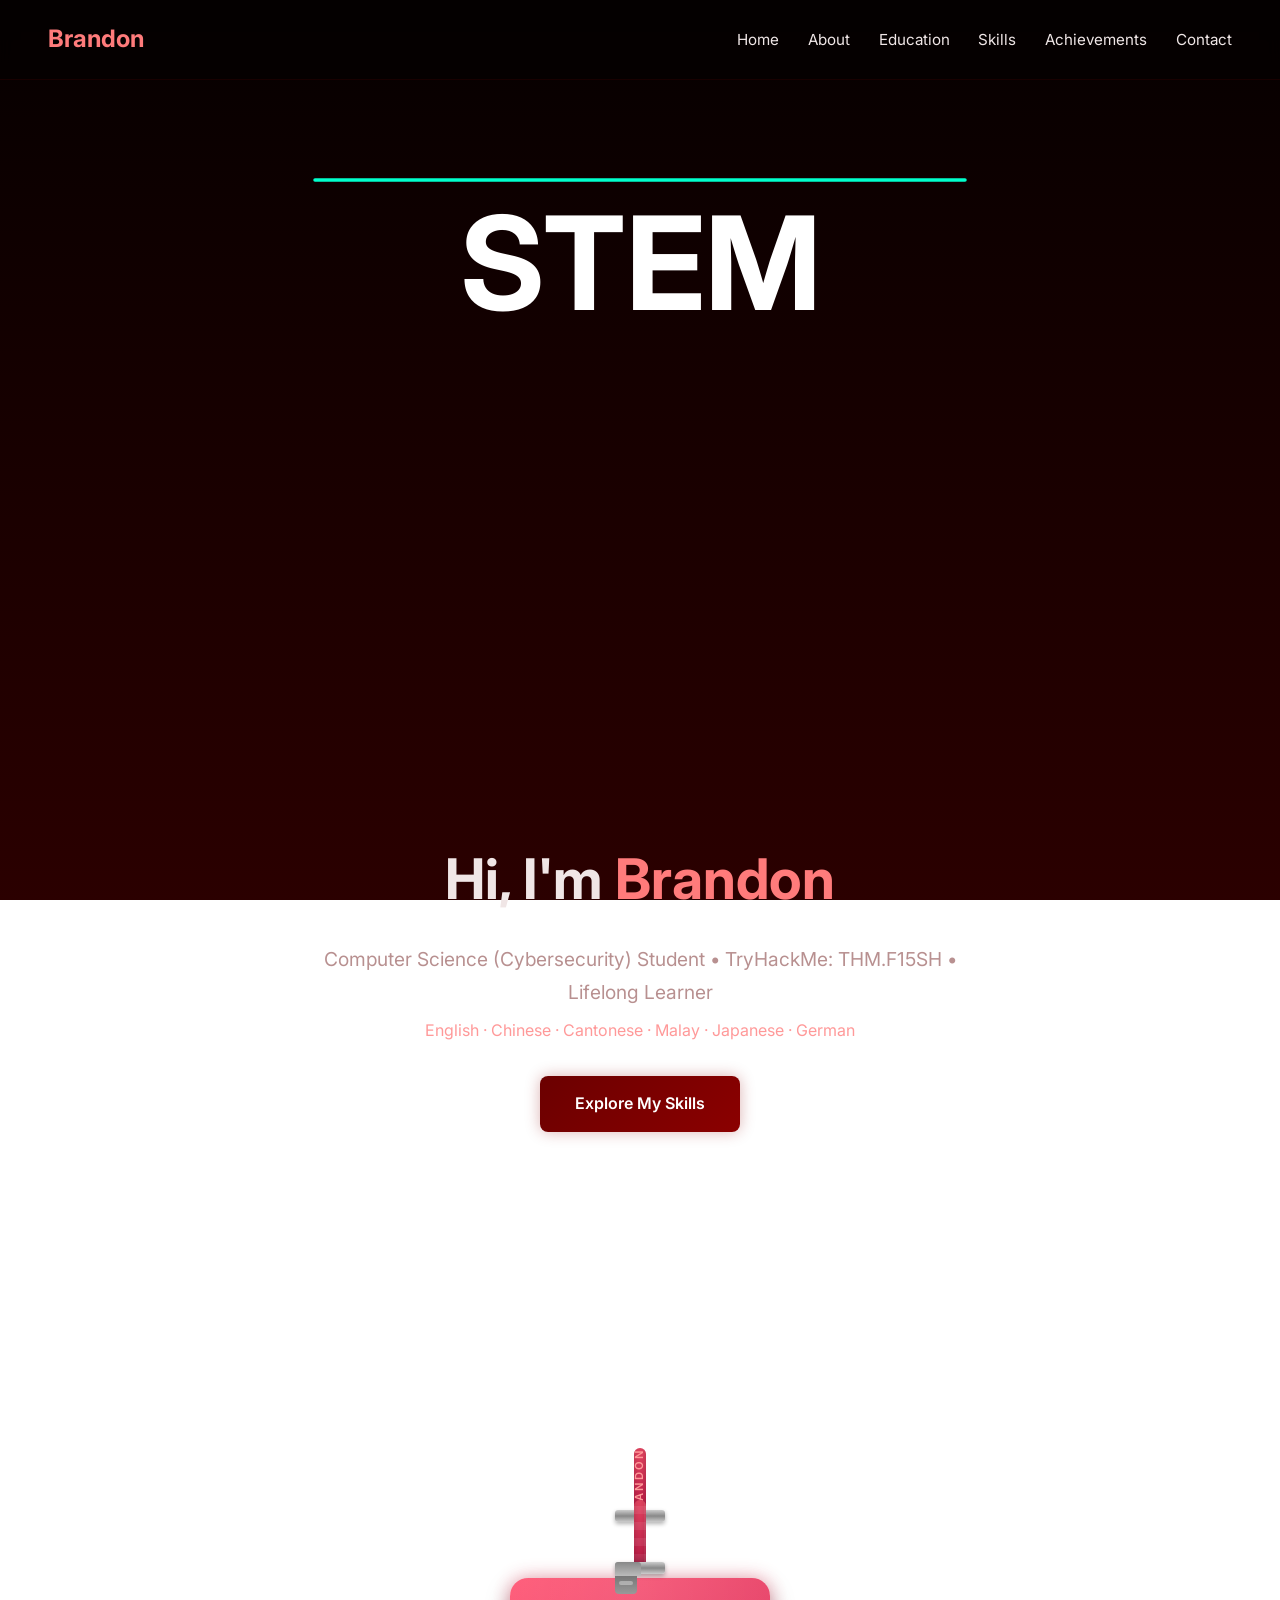
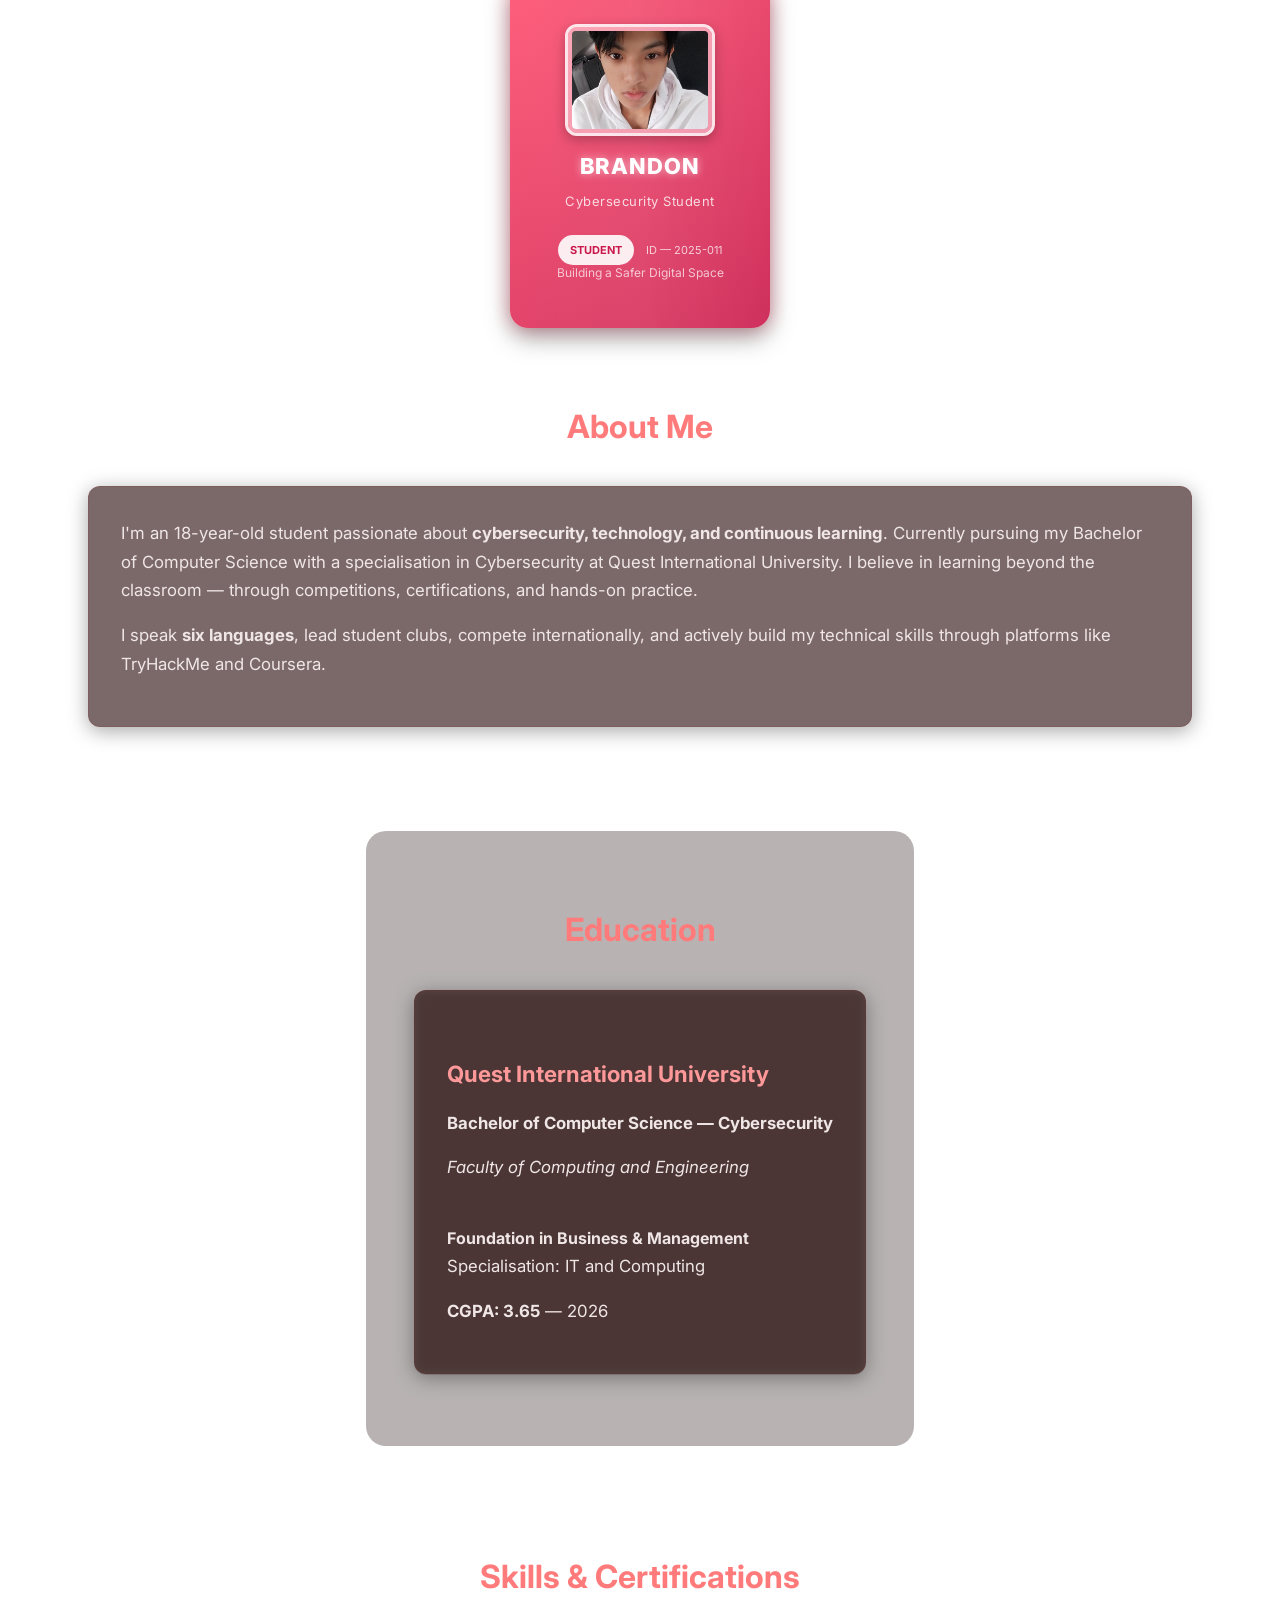
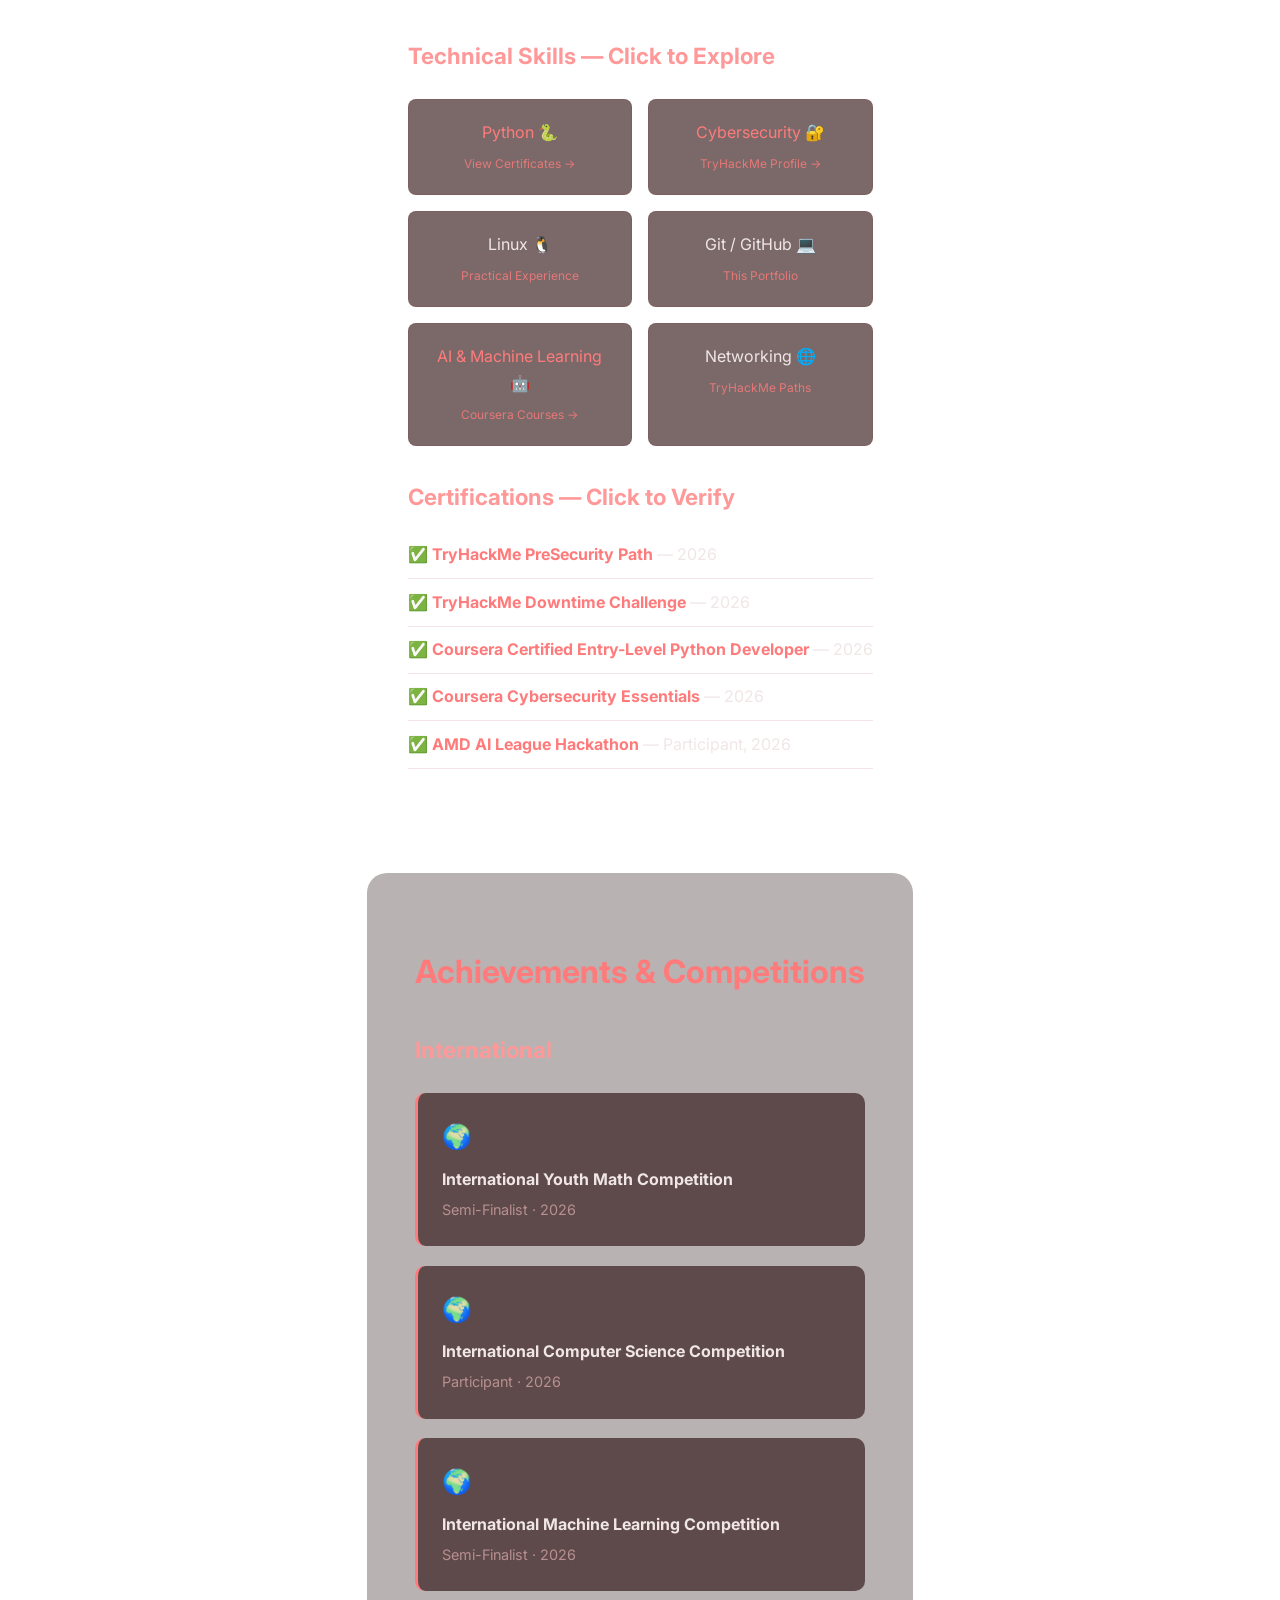
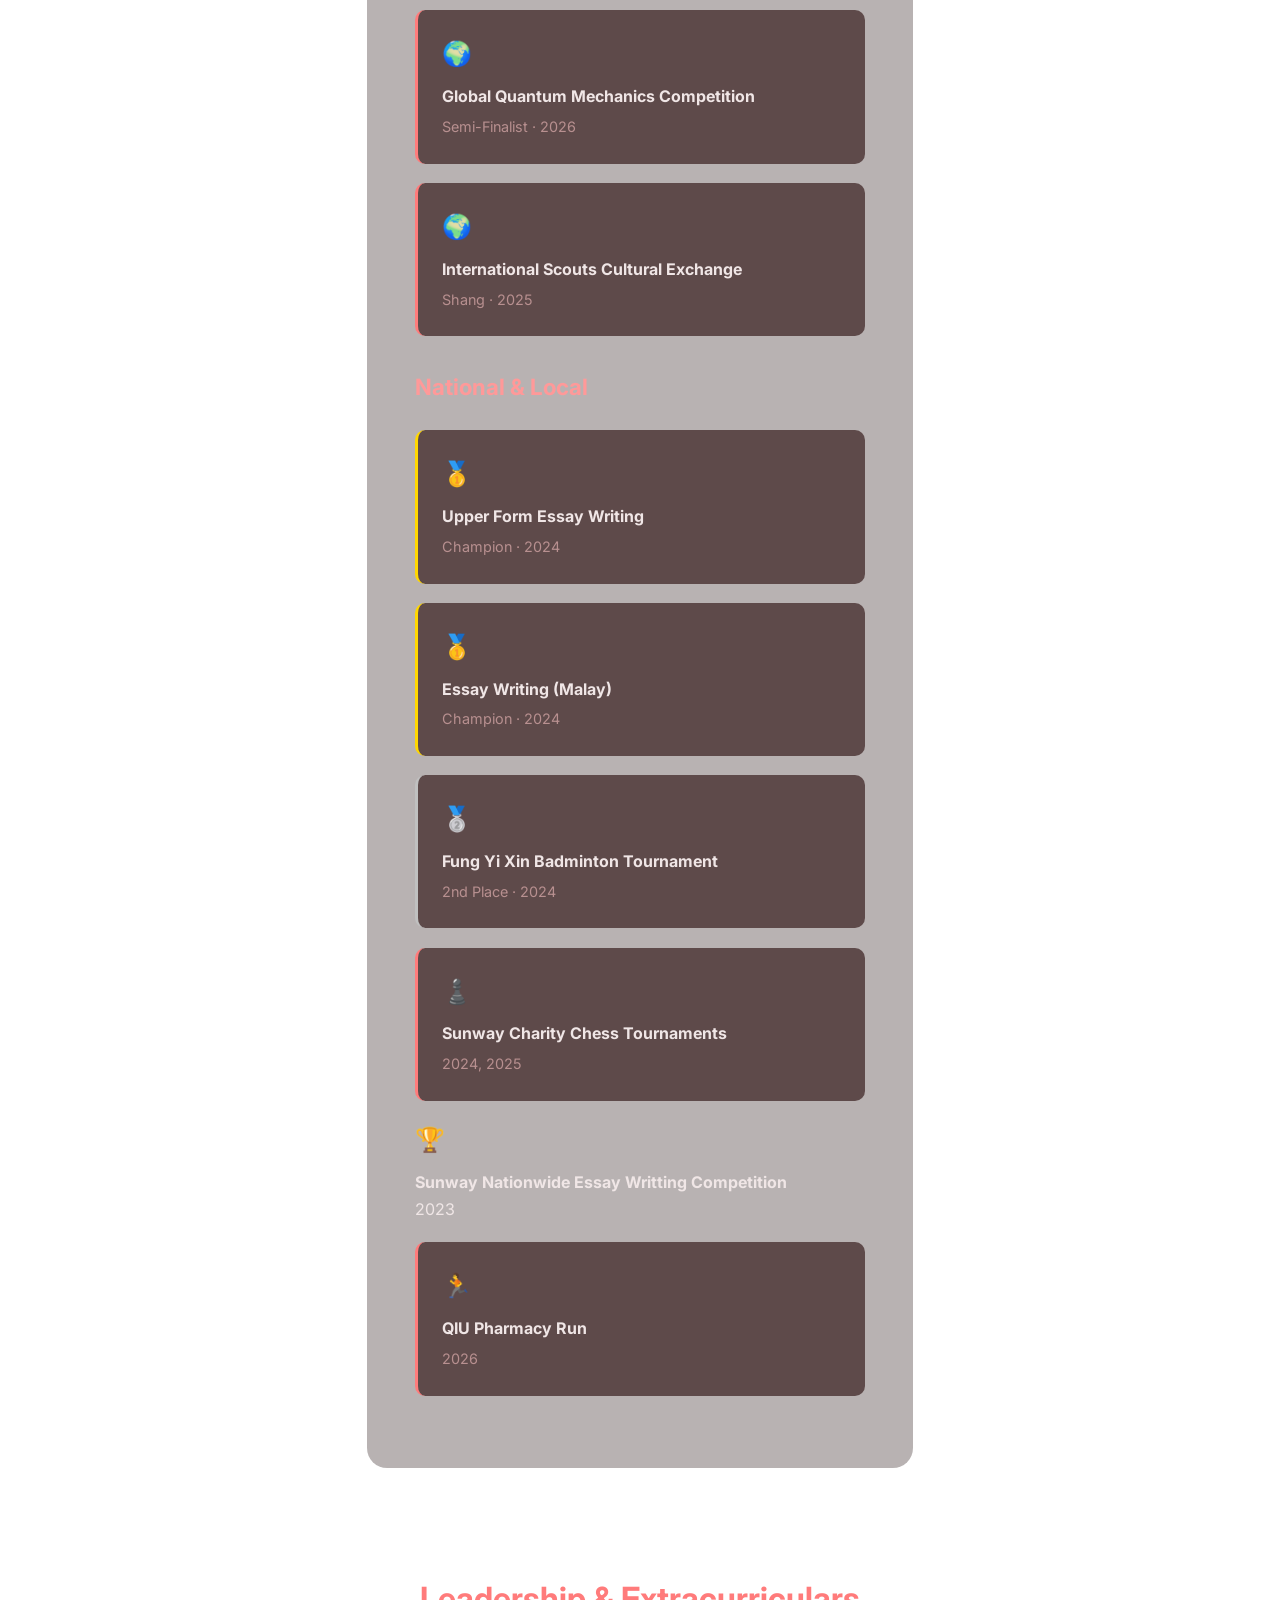
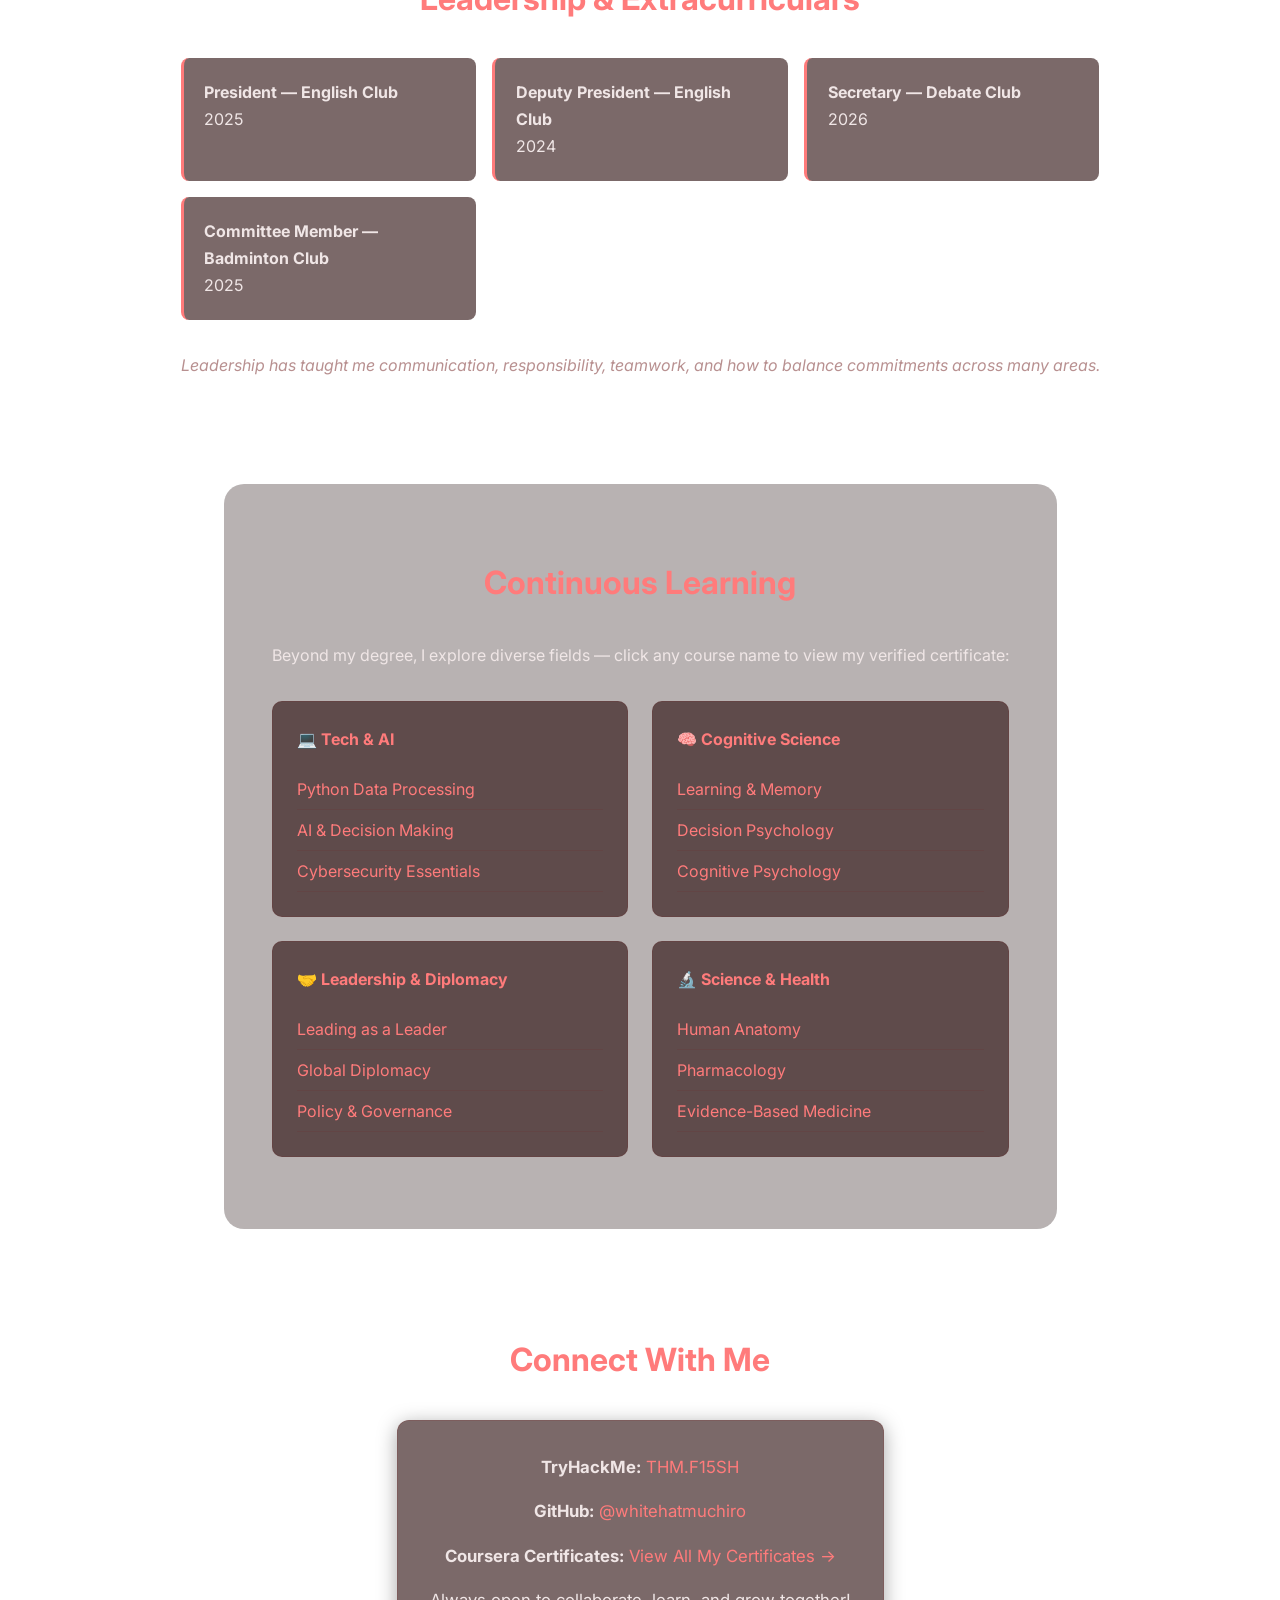
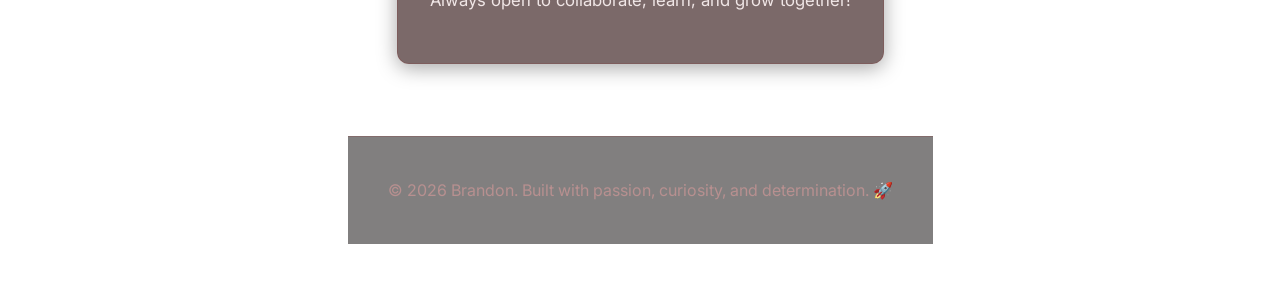
<file: index.html>
<!-- Live update Nov 4 2026 -->
<!DOCTYPE html>
<html lang="en">
<head>
    <meta charset="UTF-8">
    <meta name="viewport" content="width=device-width, initial-scale=1.0">
    <title>Brandon — Portfolio</title>
    <link rel="stylesheet" href="style.css">
    <link href="https://fonts.googleapis.com/css2?family=Inter:wght@300;400;500;600;700&display=swap" rel="stylesheet">
</head>
    
<body>
<svg class="stem-logo-svg" viewBox="0 0 850 500" xmlns="http://www.w3.org/2000/svg">
  <line class="stem-line"
    x1="100" y1="180"
    x2="750" y2="180"
    stroke="#00ffcc"
    stroke-width="3.5"
    stroke-linecap="round"/>

  <text class="stem-text"
    x="425"
    y="310"
    text-anchor="middle"
    font-size="130"
    font-weight="bold"
    fill="#ffffff">
    STEM
  </text>
</svg>


<!-- Main Website Content -->
<div class="main-content" id="mainContent">
  <!-- Your existing website content goes here -->
</div>

    <!-- Navigation -->
    <nav>
        <div class="logo">Brandon</div>
        <ul>
            <li><a href="#home">Home</a></li>
            <li><a href="#about">About</a></li>
            <li><a href="#education">Education</a></li>
            <li><a href="#skills">Skills</a></li>
            <li><a href="#achievements">Achievements</a></li>
            <li><a href="#contact">Contact</a></li>
        </ul>
    </nav>

    <!-- Hero Section -->
    <section id="home" class="hero">
        <h1>Hi, I'm <span class="highlight">Brandon</span></h1>
        <p class="subtitle">Computer Science (Cybersecurity) Student • TryHackMe: THM.F15SH • Lifelong Learner</p>
        <p class="languages">English · Chinese · Cantonese · Malay · Japanese · German</p>
        <a href="#skills" class="btn">Explore My Skills</a>
    </section>

    <!-- Lanyard ID Card - Only Photo Version -->
<section class="lanyard-section">
  <div class="lanyard-wrap">
    <!-- Lanyard Strap -->
    <div class="lanyard-strap">
      <span class="strap-text">BRANDON</span>
    </div>
    <div class="lanyard-clip"></div>

      <div class="id-card-wrapper" id="idCardWrapper">
  <div class="lanyard">
    <div class="lanyard-strap">
      <div class="lanyard-pattern"></div>
    </div>
    <div class="lanyard-clip">
      <div class="clip-top"></div>
      <div class="clip-body"></div>
    </div>
  </div>

  <div class="id-card" id="idCard">
    <div class="id-card-shine"></div>
    <div class="id-card-content">
      <div class="id-photo-frame">
        <img src="brandon-photo.jpg" alt="Profile Photo" class="id-photo">
      </div>

      <div class="id-name">Brandon</div>
      <div class="id-title">Cybersecurity Student</div>

      <div class="id-info">
        <div class="id-tag">STUDENT</div>
        <div class="id-number">ID — 2025-011</div>
      </div>

      <div class="id-footer">
        <p>Building a Safer Digital Space</p>
      </div>
    </div>
  </div>
</div>


    <!-- About -->
    <section id="about" class="section">
        <h2>About Me</h2>
        <div class="content-card">
            <p>I'm an 18-year-old student passionate about <strong>cybersecurity, technology, and continuous learning</strong>. Currently pursuing my Bachelor of Computer Science with a specialisation in Cybersecurity at Quest International University. I believe in learning beyond the classroom — through competitions, certifications, and hands-on practice.</p>
            <p>I speak <strong>six languages</strong>, lead student clubs, compete internationally, and actively build my technical skills through platforms like TryHackMe and Coursera.</p>
        </div>
    </section>

    <!-- Education -->
    <section id="education" class="section alt-bg">
        <h2>Education</h2>
        <div class="content-card">
            <h3>Quest International University</h3>
            <p class="degree"><strong>Bachelor of Computer Science — Cybersecurity</strong></p>
            <p><em>Faculty of Computing and Engineering</em></p>
            <br>
            <h4>Foundation in Business & Management</h4>
            <p>Specialisation: IT and Computing</p>
            <p><strong>CGPA: 3.65</strong> — 2026</p>
        </div>
    </section>

    <!-- Skills & Certifications -->
    <section id="skills" class="section">
        <h2>Skills & Certifications</h2>
        
        <h3>Technical Skills — Click to Explore</h3>
        <div class="skills-grid">
            <a href="https://coursera.org/share/1f6fe7aaef591011018c98fcbf012f45" target="_blank" class="skill-card">
                Python 🐍
                <span class="card-sub">View Certificates →</span>
            </a>
            <a href="https://tryhackme.com/p/THM.F1SSH?utm_campaign=social_share&utm_medium=social&utm_content=profile&cardVersion=8d08262d6bd3&utm_source=copy&sharerId=651392d4b38078050f02cf82" target="_blank" class="skill-card">
                Cybersecurity 🔐
                <span class="card-sub">TryHackMe Profile →</span>
            </a>
            <div class="skill-card">
                Linux 🐧
                <span class="card-sub">Practical Experience</span>
            </div>
            <div class="skill-card">
                Git / GitHub 💻
                <span class="card-sub">This Portfolio</span>
            </div>
            <a href="https://www.coursera.org/my-learning?myLearningTab=CERTIFICATES" target="_blank" class="skill-card">
                AI & Machine Learning 🤖
                <span class="card-sub">Coursera Courses →</span>
            </a>
            <div class="skill-card">
                Networking 🌐
                <span class="card-sub">TryHackMe Paths</span>
            </div>
        </div>

        <h3>Certifications — Click to Verify</h3>
        <ul class="cert-list">
            <li>✅ <a href="https://tryhackme-certificates.s3-eu-west-1.amazonaws.com/THM-AASWDJCOPN.pdf" target="_blank"><strong>TryHackMe PreSecurity Path</strong></a> — 2026</li>
            <li>✅ <a href="https://tryhackme-certificates.s3-eu-west-1.amazonaws.com/THM-4JQ7GAYPAF.pdf" target="_blank"><strong>TryHackMe Downtime Challenge</strong></a> — 2026</li>
            <li>✅ <a href="https://coursera.org/share/1f6fe7aaef591011018c98fcbf012f45" target="_blank"><strong>Coursera Certified Entry-Level Python Developer</strong></a> — 2026</li>
            <li>✅ <a href="https://coursera.org/share/c548356122ebd81dd9cbf0011a133aae" target="_blank"><strong>Coursera Cybersecurity Essentials</strong></a> — 2026</li>
            <li>✅ <a href="https://lablab.ai/ai-hackathons/amd-lablab-ai-academy-challenge/quest" target="_blank"><strong>AMD AI League Hackathon</strong></a> — Participant, 2026</li>
        </ul>
    </section>

    <!-- Achievements -->
    <section id="achievements" class="section alt-bg">
        <h2>Achievements & Competitions</h2>
        
        <h3>International</h3>
        <div class="achievements-grid">
            <div class="achievement-card">
                <span class="medal">🌍</span>
                <h4>International Youth Math Competition</h4>
                <p>Semi-Finalist · 2026</p>
            </div>
            <div class="achievement-card">
                <span class="medal">🌍</span>
                <h4>International Computer Science Competition</h4>
                <p>Participant · 2026</p>
            </div>
            <div class="achievement-card">
                <span class="medal">🌍</span>
                <h4>International Machine Learning Competition</h4>
                <p>Semi-Finalist · 2026</p>
            </div>
            <div class="achievement-card">
                <span class="medal">🌍</span>
                <h4>Global Quantum Mechanics Competition</h4>
                <p>Semi-Finalist · 2026</p>
            </div>
            <div class="achievement-card">
                <span class="medal">🌍</span>
                <h4>International Scouts Cultural Exchange</h4>
                <p>Shang · 2025</p>
            </div>
        </div>

        <h3>National & Local</h3>
        <div class="achievements-grid">
            <div class="achievement-card gold">
                <span class="medal">🥇</span>
                <h4>Upper Form Essay Writing</h4>
                <p>Champion · 2024</p>
            </div>
            <div class="achievement-card gold">
                <span class="medal">🥇</span>
                <h4>Essay Writing (Malay)</h4>
                <p>Champion · 2024</p>
            </div>
            <div class="achievement-card silver">
                <span class="medal">🥈</span>
                <h4>Fung Yi Xin Badminton Tournament</h4>
                <p>2nd Place · 2024</p>
            </div>
            <div class="achievement-card">
                <span class="medal">♟️</span>
                <h4>Sunway Charity Chess Tournaments</h4>
                <p>2024, 2025</p>
            </div>
            <div class="achivement-card">
                <span class="medal">🏆</span>
                <h4>Sunway Nationwide Essay Writting Competition</h4>
                <p>2023</p>
            </div>
            <div class="achievement-card">
                <span class="medal">🏃</span>
                <h4>QIU Pharmacy Run</h4>
                <p>2026</p>
            </div>
        </div>
    </section>

    <!-- Leadership -->
    <section id="leadership" class="section">
        <h2>Leadership & Extracurriculars</h2>
        <div class="leadership-list">
            <div class="leadership-card">
                <h4>President — English Club</h4>
                <p>2025</p>
            </div>
            <div class="leadership-card">
                <h4>Deputy President — English Club</h4>
                <p>2024</p>
            </div>
            <div class="leadership-card">
                <h4>Secretary — Debate Club</h4>
                <p>2026</p>
            </div>
            <div class="leadership-card">
                <h4>Committee Member — Badminton Club</h4>
                <p>2025</p>
            </div>
        </div>
        <p class="leadership-note">Leadership has taught me communication, responsibility, teamwork, and how to balance commitments across many areas.</p>
    </section>

    <!-- Continuous Learning -->
    <!-- Continuous Learning -->
<section id="learning" class="section alt-bg">
    <h2>Continuous Learning</h2>
    <p class="intro">Beyond my degree, I explore diverse fields — click any course name to view my verified certificate:</p>
    <div class="learning-grid">
        <!-- Column 1: Tech & AI -->
        <div class="learning-category">
            <h4>💻 Tech & AI</h4>
            <ul>
                <li><a href="https://coursera.org/share/1f6fe7aaef591011018c98fcbf012f45" target="_blank">Python Data Processing</a></li>
                <li><a href="https://coursera.org/share/659caec920993dd523d819cec1fa57ae" target="_blank">AI & Decision Making</a></li>
                <li><a href="https://coursera.org/share/c548356122ebd81dd9cbf0011a133aae" target="_blank">Cybersecurity Essentials</a></li>
            </ul>
        </div>

        <!-- Column 2: Cognitive Science -->
        <div class="learning-category">
            <h4>🧠 Cognitive Science</h4>
            <ul>
                <li><a href="https://coursera.org/share/e6e08d5aeede8fc9ee884e8f31a3d429" target="_blank">Learning & Memory</a></li>
                <li><a href="https://coursera.org/share/a4162a81b1c3e7194d942f952d072b1d" target="_blank">Decision Psychology</a></li>
                <li><a href="https://coursera.org/share/100ea5a23d4fda5417af7394e28730bc" target="_blank">Cognitive Psychology</a></li>
            </ul>
        </div>

        <!-- Column 3: Leadership & Diplomacy -->
        <div class="learning-category">
            <h4>🤝 Leadership & Diplomacy</h4>
            <ul>
                <li><a href="https://coursera.org/share/0cc7ca9cc048d6330c475ba0d5bdf969" target="_blank">Leading as a Leader</a></li>
                <li><a href="https://coursera.org/share/8b1226017ae777a19fe0ee87eac0fcfb" target="_blank">Global Diplomacy</a></li>
                <li><a href="https://coursera.org/share/272fca7f95445918786db25ea0dc4070" target="_blank">Policy & Governance</a></li>
            </ul>
        </div>

        <!-- Column 4: Science & Health -->
        <div class="learning-category">
            <h4>🔬 Science & Health</h4>
            <ul>
                <li><a href="https://coursera.org/share/5da4c9320fd0778e46caf9bd8c402424" target="_blank">Human Anatomy</a></li>
                <li><a href="https://coursera.org/share/74c35c47019dc4b0eb1b20643739bfe8" target="_blank">Pharmacology</a></li>
                <li><a href="https://coursera.org/share/74c35c47019dc4b0eb1b20643739bfe8" target="_blank">Evidence-Based Medicine</a></li>
            </ul>
        </div>
    </div>
</section>



    <!-- Contact -->
    <section id="contact" class="section">
        <h2>Connect With Me</h2>
        <div class="content-card center">
            <p><strong>TryHackMe:</strong> <a href="https://tryhackme.com/p/THM.F15SH" target="_blank">THM.F15SH</a></p>
            <p><strong>GitHub:</strong> <a href="https://github.com/whitehatmuichiro" target="_blank">@whitehatmuchiro</a></p>
            <p><strong>Coursera Certificates:</strong> <a href="https://www.coursera.org/my-learning?myLearningTab=CERTIFICATES" target="_blank">View All My Certificates →</a></p>
            <p>Always open to collaborate, learn, and grow together!</p>
        </div>
    </section>

    <!-- Footer -->
    <footer>
        <p>&copy; 2026 Brandon. Built with passion, curiosity, and determination. 🚀</p>
    </footer>

    <script src="script.js"></script>

    <!-- Global Red Mouse/Touch Glow -->
<div class="global-glow"></div>

<!-- Touch Ripple Container -->
<div class="touch-ripple-container"></div>


</body>
</html>
</file>
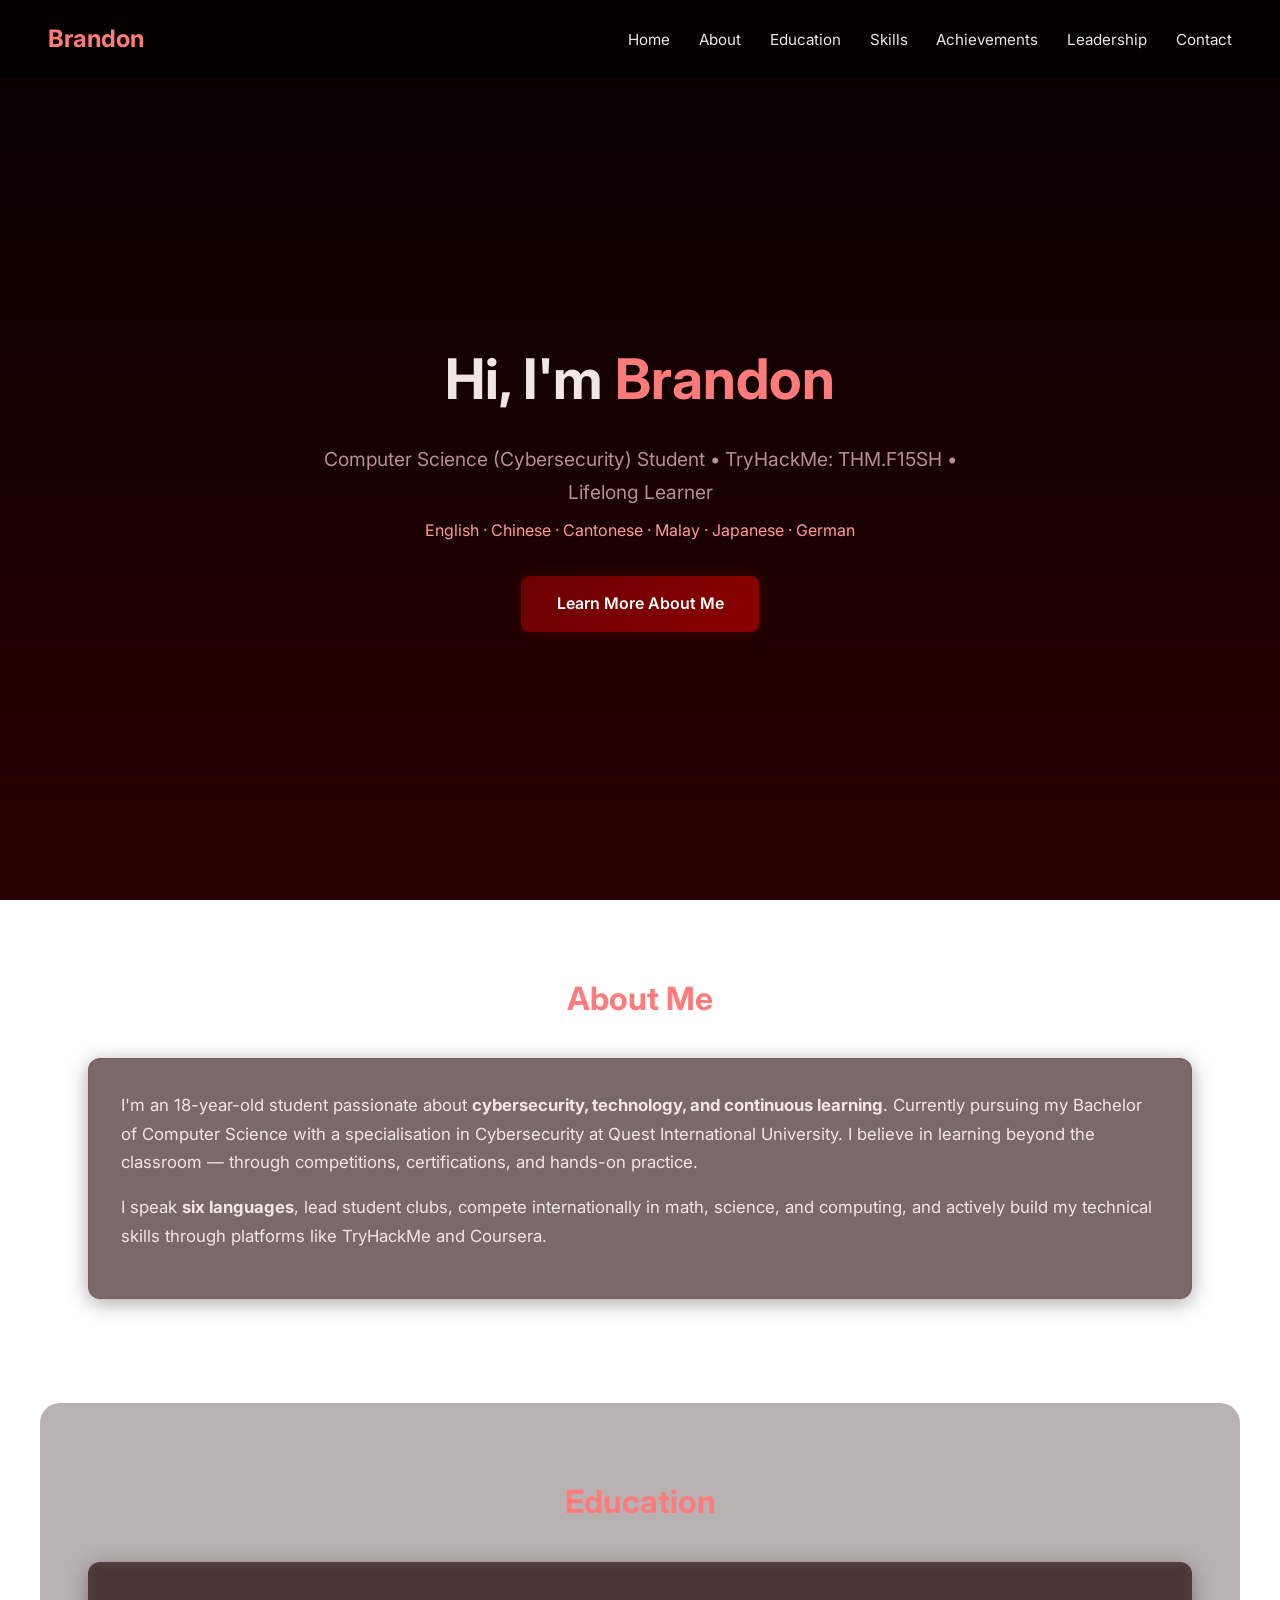
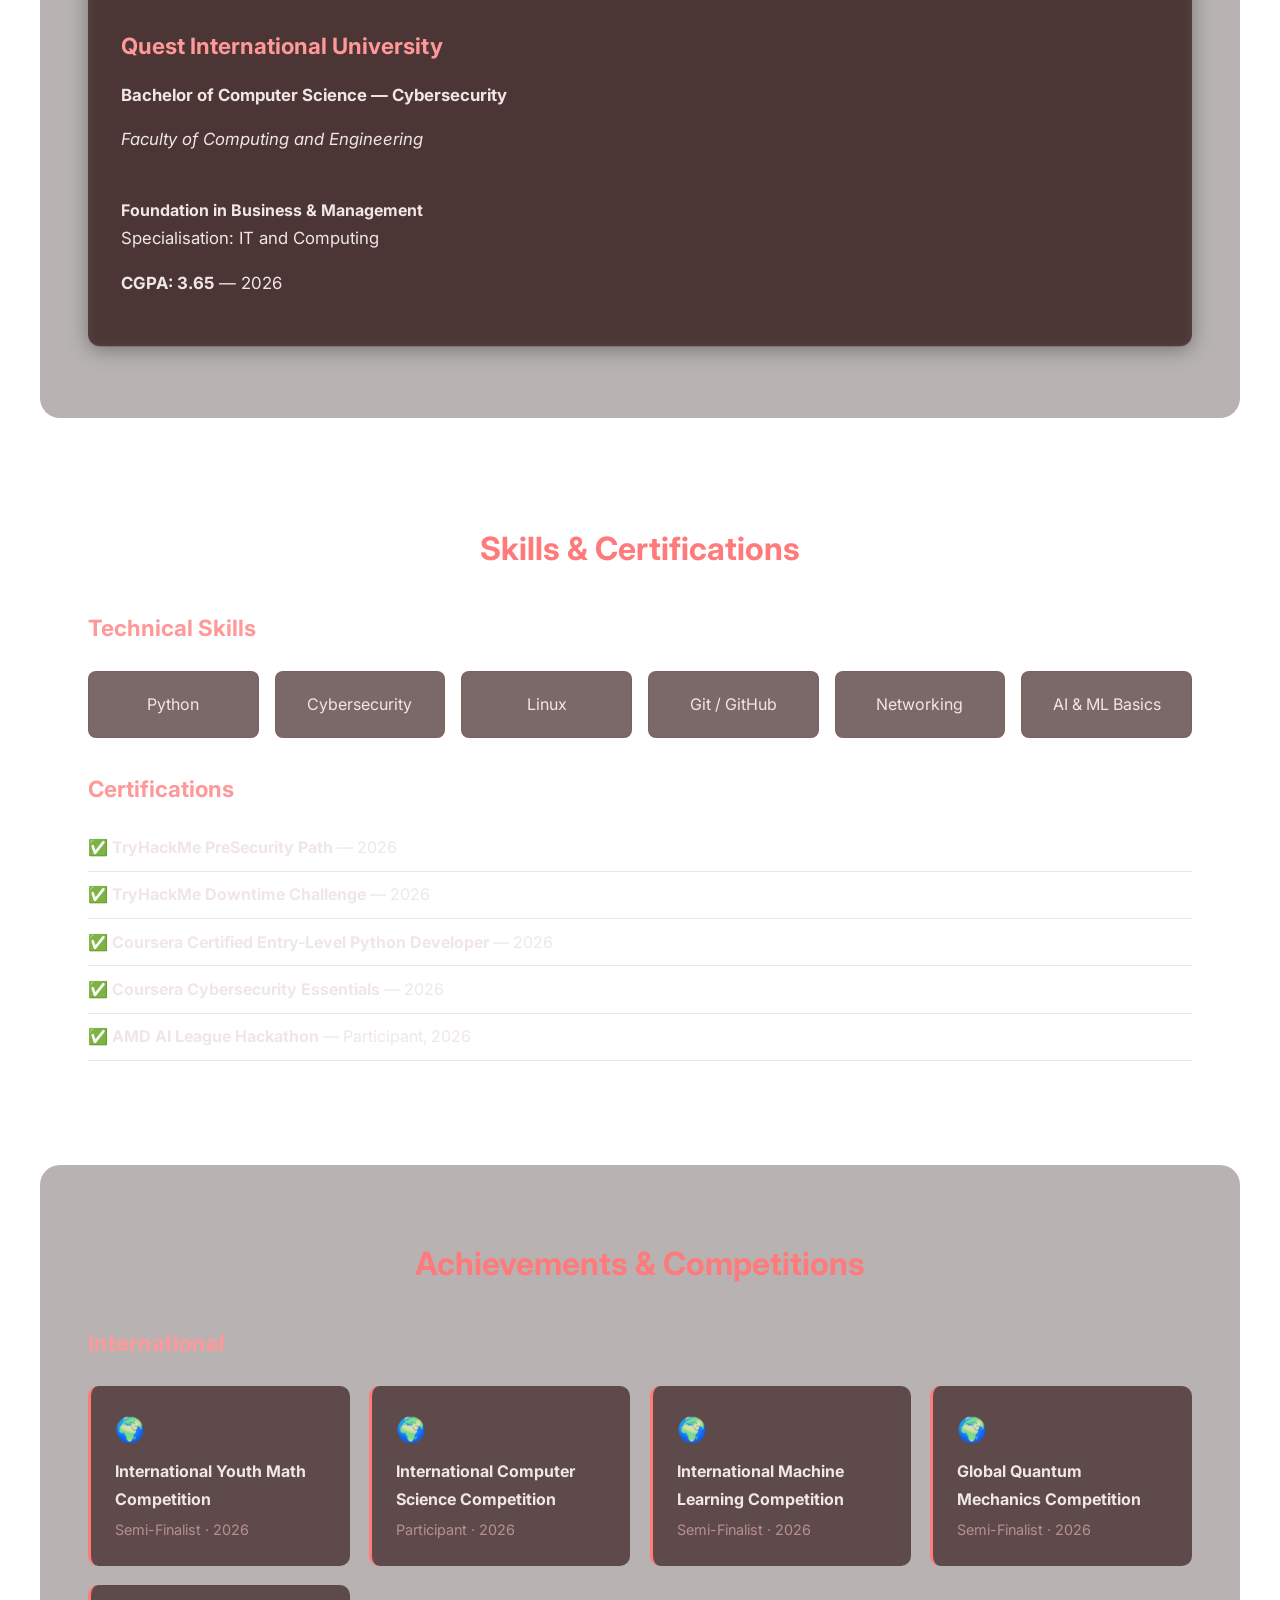
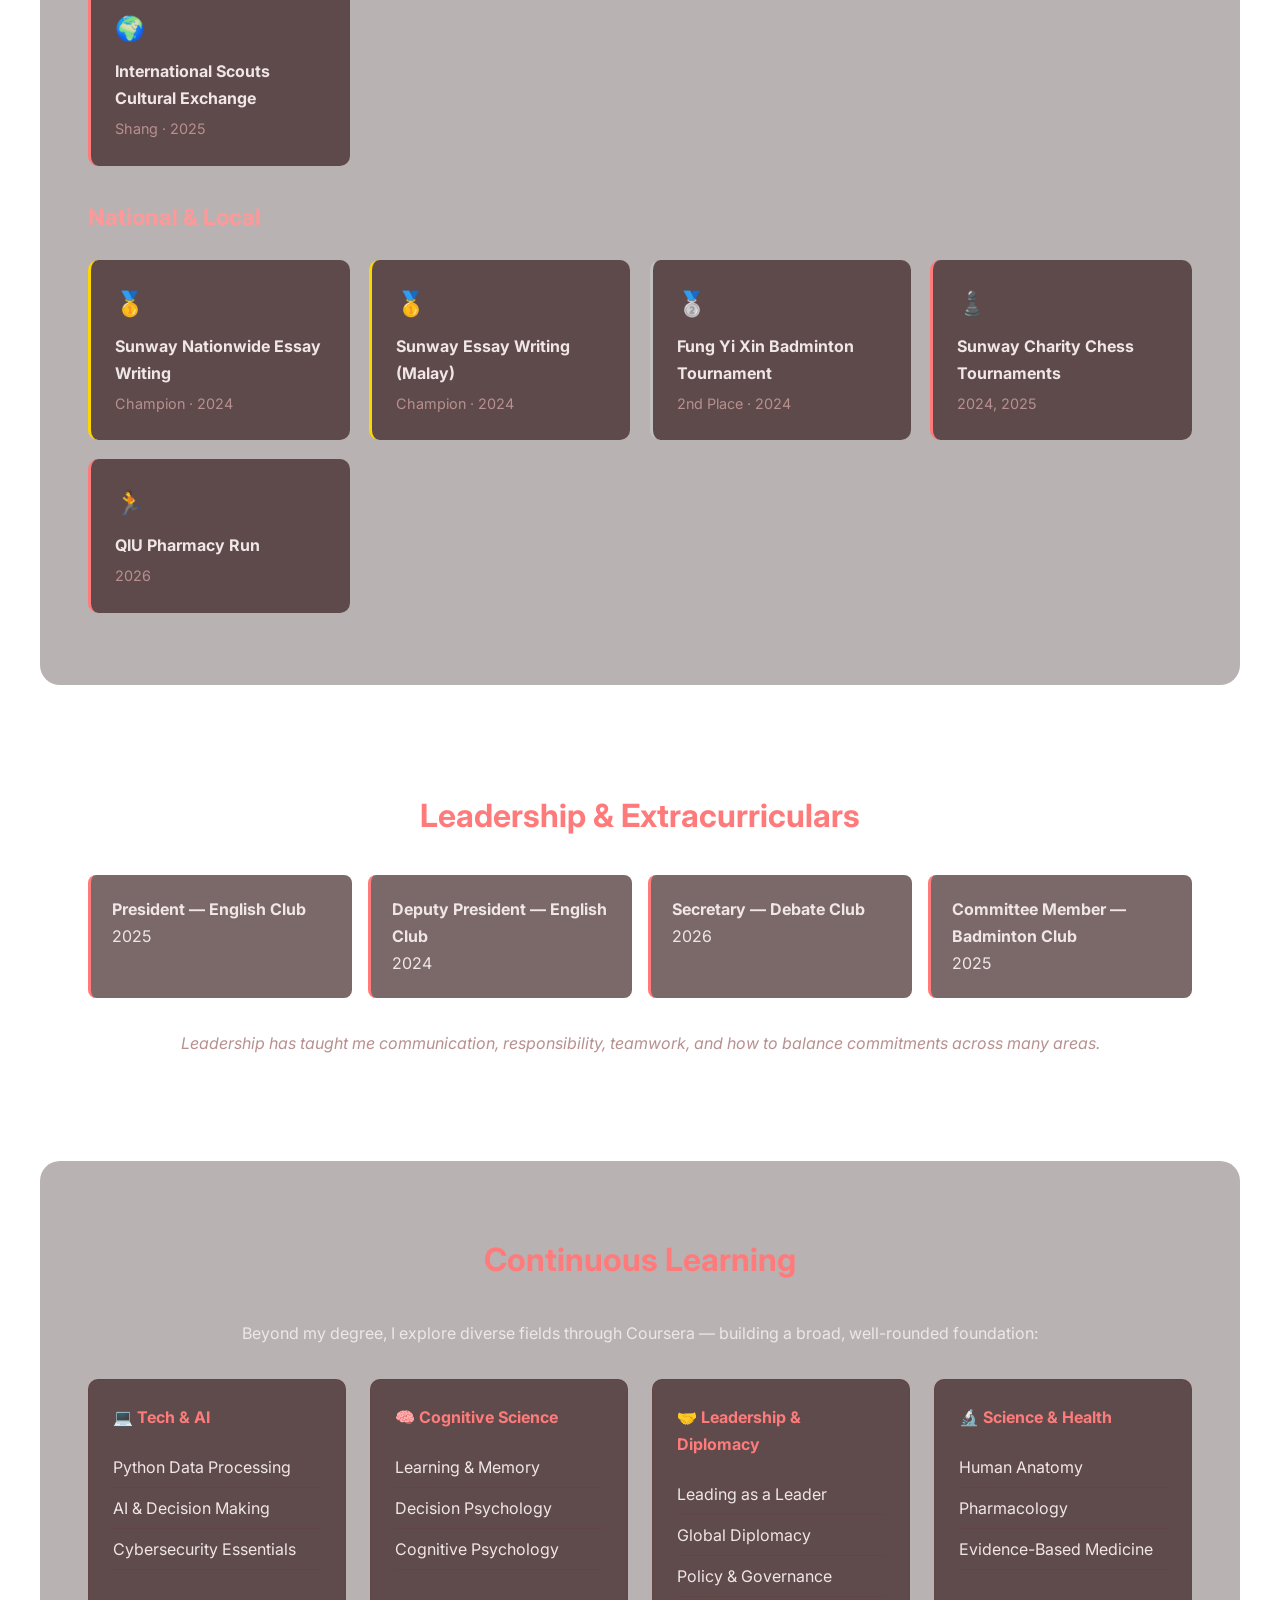
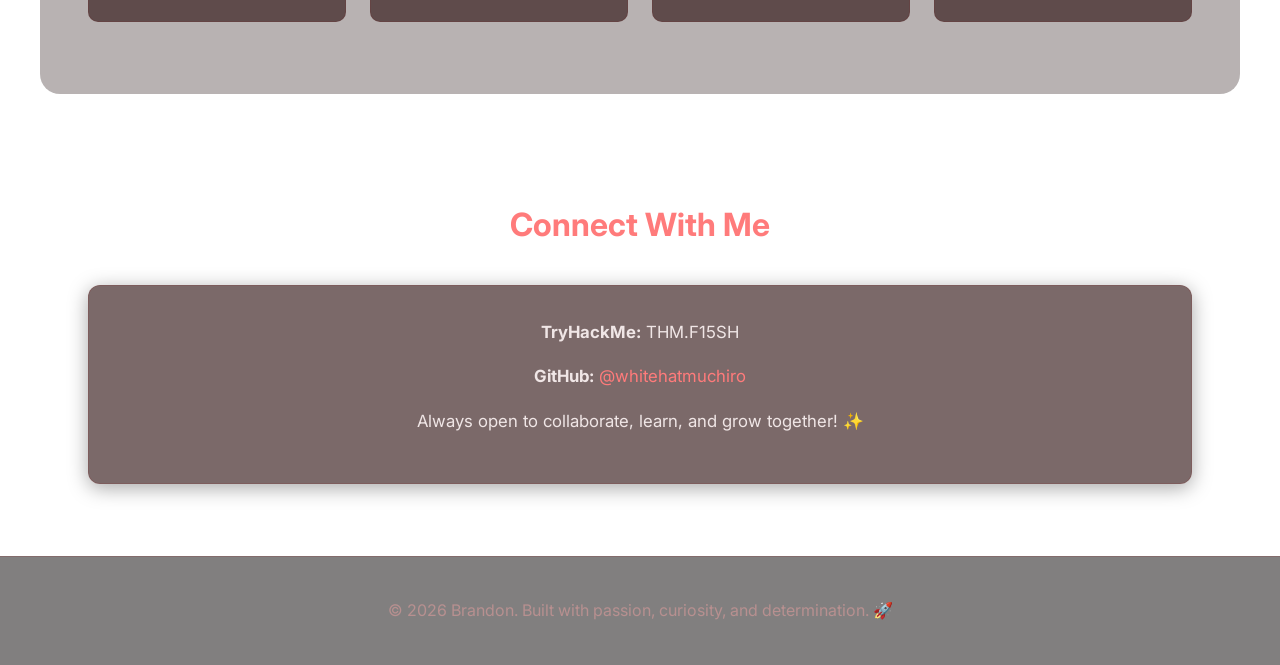
<file: Portfolio.html>
<!DOCTYPE html>
<html lang="en">
<head>
    <meta charset="UTF-8">
    <meta name="viewport" content="width=device-width, initial-scale=1.0">
    <title>Brandon — Portfolio</title>
    <link rel="stylesheet" href="style.css">
    <link href="https://fonts.googleapis.com/css2?family=Inter:wght@300;400;500;600;700&display=swap" rel="stylesheet">
</head>
<body>
    <!-- Navigation -->
    <nav>
        <div class="logo">Brandon</div>
        <ul>
            <li><a href="#home">Home</a></li>
            <li><a href="#about">About</a></li>
            <li><a href="#education">Education</a></li>
            <li><a href="#skills">Skills</a></li>
            <li><a href="#achievements">Achievements</a></li>
            <li><a href="#leadership">Leadership</a></li>
            <li><a href="#contact">Contact</a></li>
        </ul>
    </nav>

    <!-- Hero Section -->
    <section id="home" class="hero">
        <h1>Hi, I'm <span class="highlight">Brandon</span></h1>
        <p class="subtitle">Computer Science (Cybersecurity) Student • TryHackMe: THM.F15SH • Lifelong Learner</p>
        <p class="languages">English · Chinese · Cantonese · Malay · Japanese · German</p>
        <a href="#about" class="btn">Learn More About Me</a>
    </section>

    <!-- About -->
    <section id="about" class="section">
        <h2>About Me</h2>
        <div class="content-card">
            <p>I'm an 18-year-old student passionate about <strong>cybersecurity, technology, and continuous learning</strong>. Currently pursuing my Bachelor of Computer Science with a specialisation in Cybersecurity at Quest International University. I believe in learning beyond the classroom — through competitions, certifications, and hands-on practice.</p>
            <p>I speak <strong>six languages</strong>, lead student clubs, compete internationally in math, science, and computing, and actively build my technical skills through platforms like TryHackMe and Coursera.</p>
        </div>
    </section>

    <!-- Education -->
    <section id="education" class="section alt-bg">
        <h2>Education</h2>
        <div class="content-card">
            <h3>Quest International University</h3>
            <p class="degree"><strong>Bachelor of Computer Science — Cybersecurity</strong></p>
            <p><em>Faculty of Computing and Engineering</em></p>
            <br>
            <h4>Foundation in Business & Management</h4>
            <p>Specialisation: IT and Computing</p>
            <p><strong>CGPA: 3.65</strong> — 2026</p>
        </div>
    </section>

    <!-- Skills & Certifications -->
    <section id="skills" class="section">
        <h2>Skills & Certifications</h2>
        <h3>Technical Skills</h3>
        <div class="skills-grid">
            <div class="skill-card">Python</div>
            <div class="skill-card">Cybersecurity</div>
            <div class="skill-card">Linux</div>
            <div class="skill-card">Git / GitHub</div>
            <div class="skill-card">Networking</div>
            <div class="skill-card">AI & ML Basics</div>
        </div>

        <h3>Certifications</h3>
        <ul class="cert-list">
            <li>✅ <strong>TryHackMe PreSecurity Path</strong> — 2026</li>
            <li>✅ <strong>TryHackMe Downtime Challenge</strong> — 2026</li>
            <li>✅ <strong>Coursera Certified Entry-Level Python Developer</strong> — 2026</li>
            <li>✅ <strong>Coursera Cybersecurity Essentials</strong> — 2026</li>
            <li>✅ <strong>AMD AI League Hackathon</strong> — Participant, 2026</li>
        </ul>
    </section>

    <!-- Achievements -->
    <section id="achievements" class="section alt-bg">
        <h2>Achievements & Competitions</h2>
        
        <h3>International</h3>
        <div class="achievements-grid">
            <div class="achievement-card">
                <span class="medal">🌍</span>
                <h4>International Youth Math Competition</h4>
                <p>Semi-Finalist · 2026</p>
            </div>
            <div class="achievement-card">
                <span class="medal">🌍</span>
                <h4>International Computer Science Competition</h4>
                <p>Participant · 2026</p>
            </div>
            <div class="achievement-card">
                <span class="medal">🌍</span>
                <h4>International Machine Learning Competition</h4>
                <p>Semi-Finalist · 2026</p>
            </div>
            <div class="achievement-card">
                <span class="medal">🌍</span>
                <h4>Global Quantum Mechanics Competition</h4>
                <p>Semi-Finalist · 2026</p>
            </div>
            <div class="achievement-card">
                <span class="medal">🌍</span>
                <h4>International Scouts Cultural Exchange</h4>
                <p>Shang · 2025</p>
            </div>
        </div>

        <h3>National & Local</h3>
        <div class="achievements-grid">
            <div class="achievement-card gold">
                <span class="medal">🥇</span>
                <h4>Sunway Nationwide Essay Writing</h4>
                <p>Champion · 2024</p>
            </div>
            <div class="achievement-card gold">
                <span class="medal">🥇</span>
                <h4>Sunway Essay Writing (Malay)</h4>
                <p>Champion · 2024</p>
            </div>
            <div class="achievement-card silver">
                <span class="medal">🥈</span>
                <h4>Fung Yi Xin Badminton Tournament</h4>
                <p>2nd Place · 2024</p>
            </div>
            <div class="achievement-card">
                <span class="medal">♟️</span>
                <h4>Sunway Charity Chess Tournaments</h4>
                <p>2024, 2025</p>
            </div>
            <div class="achievement-card">
                <span class="medal">🏃</span>
                <h4>QIU Pharmacy Run</h4>
                <p>2026</p>
            </div>
        </div>
    </section>

    <!-- Leadership -->
    <section id="leadership" class="section">
        <h2>Leadership & Extracurriculars</h2>
        <div class="leadership-list">
            <div class="leadership-card">
                <h4>President — English Club</h4>
                <p>2025</p>
            </div>
            <div class="leadership-card">
                <h4>Deputy President — English Club</h4>
                <p>2024</p>
            </div>
            <div class="leadership-card">
                <h4>Secretary — Debate Club</h4>
                <p>2026</p>
            </div>
            <div class="leadership-card">
                <h4>Committee Member — Badminton Club</h4>
                <p>2025</p>
            </div>
        </div>
        <p class="leadership-note">Leadership has taught me communication, responsibility, teamwork, and how to balance commitments across many areas.</p>
    </section>

    <!-- Continuous Learning -->
    <section id="learning" class="section alt-bg">
        <h2>Continuous Learning</h2>
        <p class="intro">Beyond my degree, I explore diverse fields through Coursera — building a broad, well-rounded foundation:</p>
        <div class="learning-grid">
            <div class="learning-category">
                <h4>💻 Tech & AI</h4>
                <ul>
                    <li>Python Data Processing</li>
                    <li>AI & Decision Making</li>
                    <li>Cybersecurity Essentials</li>
                </ul>
            </div>
            <div class="learning-category">
                <h4>🧠 Cognitive Science</h4>
                <ul>
                    <li>Learning & Memory</li>
                    <li>Decision Psychology</li>
                    <li>Cognitive Psychology</li>
                </ul>
            </div>
            <div class="learning-category">
                <h4>🤝 Leadership & Diplomacy</h4>
                <ul>
                    <li>Leading as a Leader</li>
                    <li>Global Diplomacy</li>
                    <li>Policy & Governance</li>
                </ul>
            </div>
            <div class="learning-category">
                <h4>🔬 Science & Health</h4>
                <ul>
                    <li>Human Anatomy</li>
                    <li>Pharmacology</li>
                    <li>Evidence-Based Medicine</li>
                </ul>
            </div>
        </div>
    </section>

    <!-- Contact -->
    <section id="contact" class="section">
        <h2>Connect With Me</h2>
        <div class="content-card center">
            <p><strong>TryHackMe:</strong> THM.F15SH</p>
            <p><strong>GitHub:</strong> <a href="https://github.com/whitehatmuchiro" target="_blank">@whitehatmuchiro</a></p>
            <p>Always open to collaborate, learn, and grow together! ✨</p>
        </div>
    </section>

    <!-- Footer -->
    <footer>
        <p>&copy; 2026 Brandon. Built with passion, curiosity, and determination. 🚀</p>
    </footer>

    <script src="script.js"></script>
</body>
</html>
</file>
<file: style.css>
* {
    margin: 0;
    padding: 0;
    box-sizing: border-box;
}

:root {
    --black-top: #050000;
    --red-bottom: #2b0000;
    --glow-red: rgba(139, 0, 0, 0.25);
    --glow-red-soft: rgba(180, 20, 20, 0.15);
    --accent: #ff7b7b;
    --accent-bright: #ff9999;
    --text-primary: #f0e6e6;
    --text-secondary: #b89090;
    --card-bg: rgba(35, 5, 5, 0.6);
    --card-hover: rgba(60, 10, 10, 0.7);
}

body {
    font-family: 'Inter', sans-serif;
    color: var(--text-primary);
    line-height: 1.7;
    background: linear-gradient(180deg, var(--black-top) 0%, var(--red-bottom) 100%);
    background-attachment: fixed;
    min-height: 100vh;
    position: relative;
}

/* Glowing lights that follow scroll */
body::before,
body::after {
    content: '';
    position: fixed;
    left: 0;
    right: 0;
    height: 250px;
    pointer-events: none;
    z-index: 1;
    opacity: 0;
    transition: opacity 0.6s ease, transform 0.6s ease;
}

body::before {
    top: 0;
    background: radial-gradient(ellipse at top center, var(--glow-red) 0%, transparent 70%);
    transform: translateY(-30px);
}

body.glow-top-visible::before {
    opacity: 1;
    transform: translateY(0);
}

body::after {
    bottom: 0;
    background: radial-gradient(ellipse at bottom center, var(--glow-red) 0%, transparent 70%);
    transform: translateY(30px);
}

body.glow-bottom-visible::after {
    opacity: 1;
    transform: translateY(0);
}

/* Navigation */
nav {
    display: flex;
    justify-content: space-between;
    align-items: center;
    padding: 1.2rem 3rem;
    background: rgba(5, 0, 0, 0.85);
    position: fixed;
    width: 100%;
    top: 0;
    z-index: 1000;
    border-bottom: 1px solid rgba(139, 0, 0, 0.15);
    backdrop-filter: blur(8px);
}

.logo {
    font-size: 1.5rem;
    font-weight: 700;
    color: var(--accent);
}

nav ul {
    display: flex;
    list-style: none;
    gap: 1.8rem;
    flex-wrap: wrap;
}

nav a {
    color: var(--text-primary);
    text-decoration: none;
    font-size: 0.95rem;
    transition: color 0.3s;
}

nav a:hover {
    color: var(--accent);
}

/* Hero */
.hero {
    min-height: 100vh;
    display: flex;
    flex-direction: column;
    justify-content: center;
    align-items: center;
    text-align: center;
    padding: 6rem 2rem 2rem;
    position: relative;
    z-index: 2;
}

.hero h1 {
    font-size: 3.5rem;
    margin-bottom: 1rem;
}

.highlight {
    color: var(--accent);
}

.subtitle {
    font-size: 1.2rem;
    color: var(--text-secondary);
    margin-bottom: 0.5rem;
    max-width: 700px;
}

.languages {
    color: var(--accent-bright);
    margin-bottom: 2rem;
    font-size: 1rem;
}

.btn {
    padding: 0.9rem 2.2rem;
    background: linear-gradient(135deg, #6b0000, #8b0000);
    color: #fff;
    text-decoration: none;
    border-radius: 8px;
    font-weight: 600;
    transition: transform 0.3s, box-shadow 0.3s;
    box-shadow: 0 0 15px rgba(139, 0, 0, 0.3);
}

.btn:hover {
    transform: translateY(-3px);
    box-shadow: 0 10px 25px rgba(139, 0, 0, 0.45);
}

/* Sections */
.section {
    padding: 4.5rem 3rem;
    max-width: 1200px;
    margin: 0 auto;
    position: relative;
    z-index: 2;
}

.alt-bg {
    background: rgba(20, 2, 2, 0.3);
    border-radius: 20px;
    margin: 2rem auto;
    backdrop-filter: blur(4px);
}

.section h2 {
    font-size: 2rem;
    margin-bottom: 2rem;
    color: var(--accent);
    text-align: center;
}

.section h3 {
    font-size: 1.4rem;
    margin: 2rem 0 1rem;
    color: var(--accent-bright);
}

.content-card {
    background: var(--card-bg);
    padding: 2rem;
    border-radius: 12px;
    box-shadow: 0 4px 20px rgba(0, 0, 0, 0.35);
    border: 1px solid rgba(139, 0, 0, 0.12);
    backdrop-filter: blur(6px);
}

.content-card.center {
    text-align: center;
}

.content-card p {
    margin-bottom: 1rem;
    font-size: 1.05rem;
}

.degree {
    font-size: 1.1rem;
}

/* Skills Grid */
.skills-grid {
    display: grid;
    grid-template-columns: repeat(auto-fit, minmax(150px, 1fr));
    gap: 1rem;
    margin: 1.5rem 0;
}

.skill-card {
    background: var(--card-bg);
    padding: 1.2rem;
    border-radius: 8px;
    text-align: center;
    transition: transform 0.3s, background 0.3s, box-shadow 0.3s;
    border: 1px solid rgba(139, 0, 0, 0.1);
}

.skill-card:hover {
    transform: translateY(-5px);
    background: var(--card-hover);
    box-shadow: 0 8px 20px rgba(139, 0, 0, 0.2);
}

.cert-list {
    list-style: none;
    margin-top: 1rem;
}

.cert-list li {
    padding: 0.6rem 0;
    border-bottom: 1px solid rgba(139, 0, 0, 0.1);
}

/* Achievements Grid */
.achievements-grid {
    display: grid;
    grid-template-columns: repeat(auto-fit, minmax(240px, 1fr));
    gap: 1.2rem;
    margin-top: 1.5rem;
}

.achievement-card {
    background: var(--card-bg);
    padding: 1.5rem;
    border-radius: 10px;
    transition: transform 0.3s;
    border-left: 3px solid var(--accent);
}

.achievement-card:hover {
    transform: translateY(-5px);
}

.achievement-card.gold {
    border-left-color: #ffd700;
}

.achievement-card.silver {
    border-left-color: #c0c0c0;
}

.medal {
    font-size: 1.5rem;
    margin-bottom: 0.5rem;
    display: inline-block;
}

.achievement-card h4 {
    margin-bottom: 0.3rem;
}

.achievement-card p {
    color: var(--text-secondary);
    font-size: 0.9rem;
}

/* Leadership */
.leadership-list {
    display: grid;
    grid-template-columns: repeat(auto-fit, minmax(250px, 1fr));
    gap: 1rem;
    margin-top: 1.5rem;
}

.leadership-card {
    background: var(--card-bg);
    padding: 1.3rem;
    border-radius: 8px;
    border-left: 3px solid var(--accent);
}

.leadership-note {
    margin-top: 2rem;
    text-align: center;
    color: var(--text-secondary);
    font-style: italic;
}

/* Learning Grid */
.intro {
    text-align: center;
    max-width: 800px;
    margin: 0 auto 2rem;
}

.learning-grid {
    display: grid;
    grid-template-columns: repeat(auto-fit, minmax(250px, 1fr));
    gap: 1.5rem;
}

.learning-category {
    background: var(--card-bg);
    padding: 1.5rem;
    border-radius: 10px;
    border: 1px solid rgba(139, 0, 0, 0.1);
}

.learning-category h4 {
    margin-bottom: 1rem;
    color: var(--accent);
}

.learning-category ul {
    list-style: none;
}

.learning-category li {
    padding: 0.4rem 0;
    border-bottom: 1px solid rgba(139, 0, 0, 0.08);
}

/* Links */
a {
    color: var(--accent);
    text-decoration: none;
    transition: color 0.2s;
}

a:hover {
    color: var(--accent-bright);
}

/* Footer */
footer {
    text-align: center;
    padding: 2.5rem;
    color: var(--text-secondary);
    border-top: 1px solid rgba(139, 0, 0, 0.15);
    position: relative;
    z-index: 2;
    background: rgba(5, 0, 0, 0.5);
}

/* Responsive */
@media (max-width: 768px) {
    nav {
        padding: 1rem 1.5rem;
        flex-direction: column;
        gap: 0.8rem;
    }
    .hero h1 {
        font-size: 2.2rem;
    }
    .section {
        padding: 3rem 1.5rem;
    }
}

/* Make cards clickable */
.skill-card, .learning-category {
    cursor: pointer;
}

.card-sub {
    display: block;
    font-size: 0.75rem;
    color: var(--accent);
    margin-top: 0.5rem;
    opacity: 0.8;
}

.skill-card:hover .card-sub,
.learning-category:hover .card-sub {
    opacity: 1;
    text-decoration: underline;
}

.cert-list a {
    font-weight: 600;
}

/* === Lanyard ID Card - Reddish Pink Glow Version === */
.lanyard-section {
  display: flex;
  justify-content: center;
  padding: 3rem 2rem;
  perspective: 1200px;
}

.lanyard-wrap {
  display: flex;
  flex-direction: column;
  align-items: center;
  transform-style: preserve-3d;
}

/* Lanyard Strap */
.lanyard-strap {
  width: 90px;
  height: 140px;
  background: linear-gradient(90deg, #2a0a0a, #5f1a1a, #2a0a0a);
  border-radius: 4px 4px 0 0;
  position: relative;
  display: flex;
  align-items: center;
  justify-content: center;
  box-shadow: inset 0 -8px 12px rgba(0,0,0,0.4);
}

.strap-text {
  color: #ff9999;
  font-size: 0.7rem;
  letter-spacing: 2px;
  writing-mode: vertical-rl;
  transform: rotate(180deg);
  font-weight: 600;
}

/* Metal Clip */
.lanyard-clip {
  width: 50px;
  height: 12px;
  background: linear-gradient(180deg, #ccc, #888, #ccc);
  border-radius: 3px;
  box-shadow: 0 2px 4px rgba(0,0,0,0.3);
}

/* ID Card - Reddish Pink */
.id-card {
  width: 280px;
  height: 420px;
  background: linear-gradient(145deg, #ff6680, #d14d6b, #ff8fa3);
  border-radius: 16px;
  padding: 1.5rem;
  box-shadow:
    0 10px 30px rgba(0,0,0,0.4),
    0 0 25px rgba(255, 102, 128, 0.5),
    inset 0 0 0 3px rgba(255, 255, 255, 0.4);
  transform-style: preserve-3d;
  transition: transform 0.2s ease-out;
  animation: cardSwing 5s ease-in-out infinite;
}

@keyframes cardSwing {
  0% { transform: rotate(-3deg) translateY(0); }
  50% { transform: rotate(3deg) translateY(-8px); }
  100% { transform: rotate(-3deg) translateY(0); }
}

.id-front {
  display: flex;
  flex-direction: column;
  align-items: center;
  text-align: center;
  color: #2b0000;
}

.id-top {
  width: 100%;
  display: flex;
  justify-content: space-between;
  align-items: center;
  margin-bottom: 1rem;
  border-bottom: 2px solid rgba(255,255,255,0.35);
  padding-bottom: 0.5rem;
}

.id-label {
  font-size: 0.8rem;
  font-weight: 700;
  color: #ffffff;
  letter-spacing: 2px;
}

.id-badge {
  background: #ffffff;
  color: #d14d6b;
  padding: 0.2rem 0.6rem;
  border-radius: 4px;
  font-size: 0.75rem;
  font-weight: 700;
}

/* Photo */
.id-photo {
  width: 160px;
  height: 160px;
  border-radius: 8px;
  overflow: hidden;
  border: 4px solid rgba(255,255,255,0.45);
  margin-bottom: 1rem;
  box-shadow:
    0 4px 12px rgba(0,0,0,0.25),
    0 0 18px rgba(255, 255, 255, 0.35);
}

.id-photo img {
  width: 100%;
  height: 100%;
  object-fit: cover;
}

.id-name {
  font-size: 1.8rem;
  font-weight: 800;
  color: #ffffff;
  margin: 0;
  letter-spacing: 1px;
  text-shadow: 0 0 8px rgba(255,255,255,0.6);
}

.id-title {
  font-size: 0.95rem;
  color: #ffe6eb;
  margin: 0.3rem 0;
}

.id-sub {
  font-size: 0.8rem;
  color: #ffccd5;
}

/* === ID Card Wrapper === */
.id-card-wrapper {
  position: relative;
  display: inline-block;
  margin-top: 60px;
  cursor: grab;
}

.id-card-wrapper:active {
  cursor: grabbing;
}

/* === Lanyard === */
.lanyard {
  position: absolute;
  top: -78px;
  left: 50%;
  transform: translateX(-50%);
  z-index: 10;
}

.lanyard-strap {
  width: 12px;
  height: 70px;
  background: linear-gradient(
    180deg,
    #ff4d6d,
    #c9184a
  );
  position: relative;
  border-radius: 6px 6px 0 0;
  overflow: hidden;
}

.lanyard-pattern {
  position: absolute;
  width: 100%;
  height: 100%;
  background-image: 
    repeating-linear-gradient(
      0deg,
      transparent,
      transparent 8px,
      rgba(255, 255, 255, 0.08) 8px,
      rgba(255, 255, 255, 0.08) 16px
    ),
    repeating-linear-gradient(
      90deg,
      transparent,
      transparent 10px,
      rgba(255, 255, 255, 0.06) 10px,
      rgba(255, 255, 255, 0.06) 20px
    );
}

.lanyard-clip {
  position: absolute;
  top: 62px;
  left: 50%;
  transform: translateX(-50%);
}

.clip-top {
  width: 26px;
  height: 14px;
  background: linear-gradient(180deg, #888, #bbb);
  border-radius: 3px 3px 0 0;
}

.clip-body {
  width: 22px;
  height: 18px;
  background: linear-gradient(180deg, #777, #999);
  border-radius: 0 0 4px 4px;
  position: relative;
}

.clip-body::after {
  content: "";
  position: absolute;
  top: 5px;
  left: 50%;
  transform: translateX(-50%);
  width: 14px;
  height: 4px;
  background: rgba(255, 255, 255, 0.35);
  border-radius: 2px;
}

/* === ID Card === */
.id-card {
  width: 260px;
  height: 350px;
  background: linear-gradient(135deg, #ff4d6d, #c9184a);
  border-radius: 18px;
  position: relative;
  overflow: hidden;
  box-shadow:
    0 10px 25px rgba(0, 0, 0, 0.35),
    0 0 18px rgba(255, 77, 109, 0.45);
  transition: transform 0.05s ease-out;
}

.id-card-shine {
  position: absolute;
  top: -50%;
  left: -50%;
  width: 200%;
  height: 200%;
  background: linear-gradient(
    45deg,
    transparent,
    rgba(255, 255, 255, 0.15),
    transparent
  );
  transform: rotate(45deg);
  pointer-events: none;
}

.id-card-content {
  position: relative;
  z-index: 2;
  height: 100%;
  padding: 22px 16px;
  display: flex;
  flex-direction: column;
  align-items: center;
}

.id-photo-frame {
  width: 150px;
  height: 150px;
  border-radius: 12px;
  overflow: hidden;
  border: 3px solid rgba(255, 255, 255, 0.85);
  box-shadow: 0 4px 12px rgba(0, 0, 0, 0.25);
}

.id-photo {
  width: 100%;
  height: 100%;
  object-fit: cover;
}

.id-name {
  margin-top: 12px;
  font-size: 22px;
  font-weight: 800;
  color: white;
  text-transform: uppercase;
  letter-spacing: 1px;
}

.id-title {
  margin-top: 4px;
  font-size: 13px;
  color: rgba(255, 255, 255, 0.8);
  letter-spacing: 0.5px;
}

.id-info {
  margin-top: 18px;
  width: 100%;
  display: flex;
  justify-content: space-between;
  padding: 0 8px;
}

.id-tag {
  background: rgba(255, 255, 255, 0.9);
  color: #c9184a;
  padding: 6px 12px;
  border-radius: 20px;
  font-size: 11px;
  font-weight: 700;
  text-transform: uppercase;
}

.id-number {
  color: rgba(255, 255, 255, 0.75);
  font-size: 11px;
  align-self: center;
}

.id-footer {
  margin-top: auto;
  text-align: center;
}

.id-footer p {
  font-size: 12px;
  color: rgba(255, 255, 255, 0.7);
  line-height: 1.4;
}


/* Mouse Tilt */
.id-card:hover {
  animation: none;
  box-shadow:
    0 10px 30px rgba(0,0,0,0.4),
    0 0 35px rgba(255, 102, 128, 0.7),
    inset 0 0 0 3px rgba(255, 255, 255, 0.5);
}

/* Responsive */
@media (max-width: 768px) {
  .id-card {
    width: 240px;
    height: 380px;
  }

  .id-photo {
    width: 130px;
    height: 130px;
  }
}

/* === Global Red Glow - Follows Mouse & Touch === */
.global-glow {
  position: fixed;
  top: 0;
  left: 0;
  width: 240px;
  height: 240px;
  pointer-events: none;
  border-radius: 50%;
  background: radial-gradient(
    circle at center,
    rgba(255, 80, 120, 0.45),
    rgba(255, 80, 120, 0.25) 35%,
    transparent 60%
  );
  transform: translate(-50%, -50%);
  opacity: 0;
  transition: opacity 0.35s ease;
  z-index: 9999;
}

/* Optional: make it stronger on dark backgrounds */
body.dark .global-glow {
  background: radial-gradient(
    circle at center,
    rgba(255, 80, 120, 0.55),
    rgba(255, 80, 120, 0.3) 35%,
    transparent 60%
  );
}

/* === Global Cursor Glow === */
.cursor-glow {
  position: fixed;
  top: 0;
  left: 0;
  width: 200px;
  height: 200px;
  border-radius: 50%;
  background: radial-gradient(
    circle,
    rgba(255, 80, 120, 0.45),
    rgba(255, 80, 120, 0.25) 35%,
    transparent 60%
  );
  pointer-events: none;
  transform: translate(-50%, -50%);
  opacity: 0;
  transition: opacity 0.3s ease;
  z-index: 9999;
}

/* === Touch Ripple Effect === */
.touch-ripple-container {
  position: fixed;
  top: 0;
  left: 0;
  width: 100%;
  height: 100%;
  pointer-events: none;
  z-index: 9999;
}

.touch-ripple {
  position: absolute;
  width: 20px;
  height: 20px;
  border-radius: 50%;
  background: rgba(255, 80, 120, 0.35);
  transform: translate(-50%, -50%) scale(1);
  animation: rippleWave 0.6s ease-out forwards;
}

@keyframes rippleWave {
  0% {
    transform: translate(-50%, -50%) scale(1);
    opacity: 0.9;
  }
  100% {
    transform: translate(-50%, -50%) scale(8);
    opacity: 0;
  }
}

.stem-logo-svg {
  width: 100%;
  max-width: 850px;
  height: auto;
  display: block;
  margin: 0 auto;
}

.stem-line {
  stroke-dasharray: 650;
  stroke-dashoffset: 650;
  animation: drawLine 1.8s ease forwards;
}

.stem-text {
  opacity: 0;
  animation: fadeInSTEM 0.8s ease forwards 1.8s;
}

@keyframes drawLine {
  to {
    stroke-dashoffset: 0;
  }
}

@keyframes fadeInSTEM {
  to {
    opacity: 1;
  }
}
</file>
